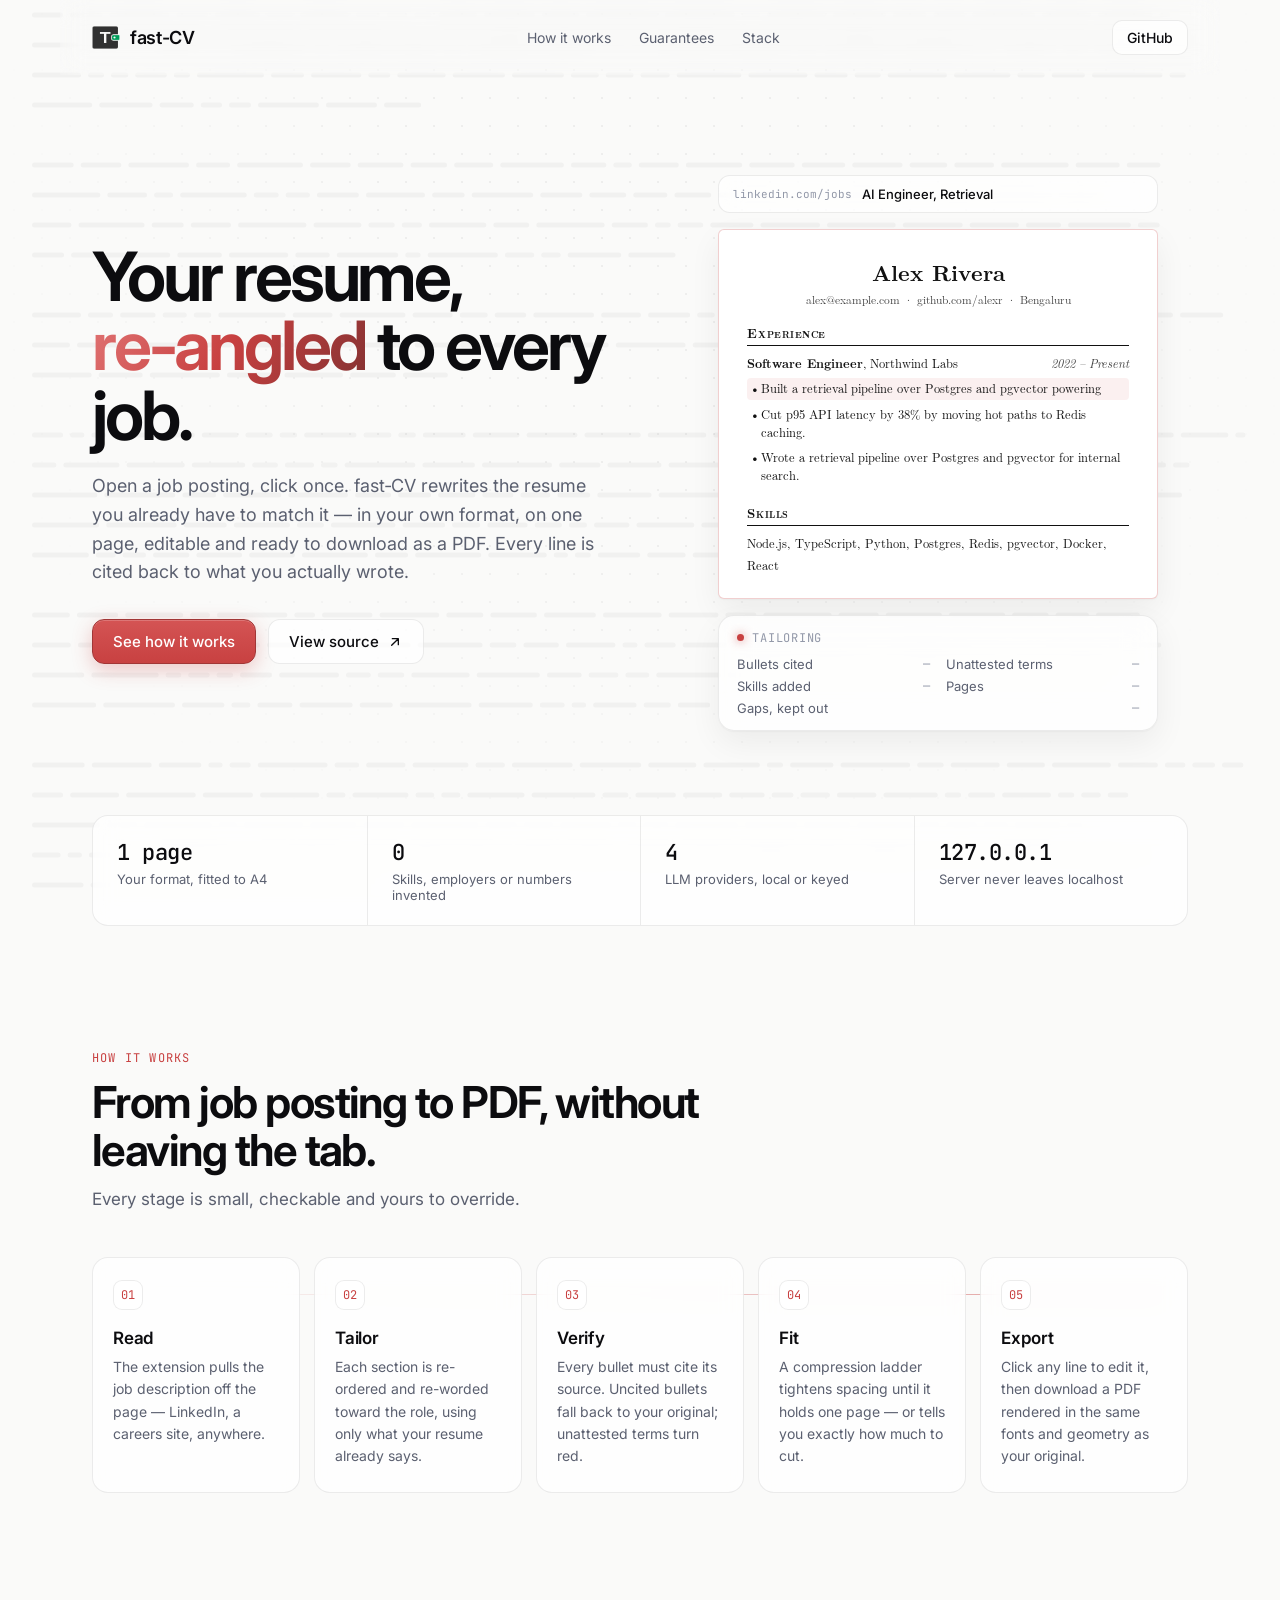
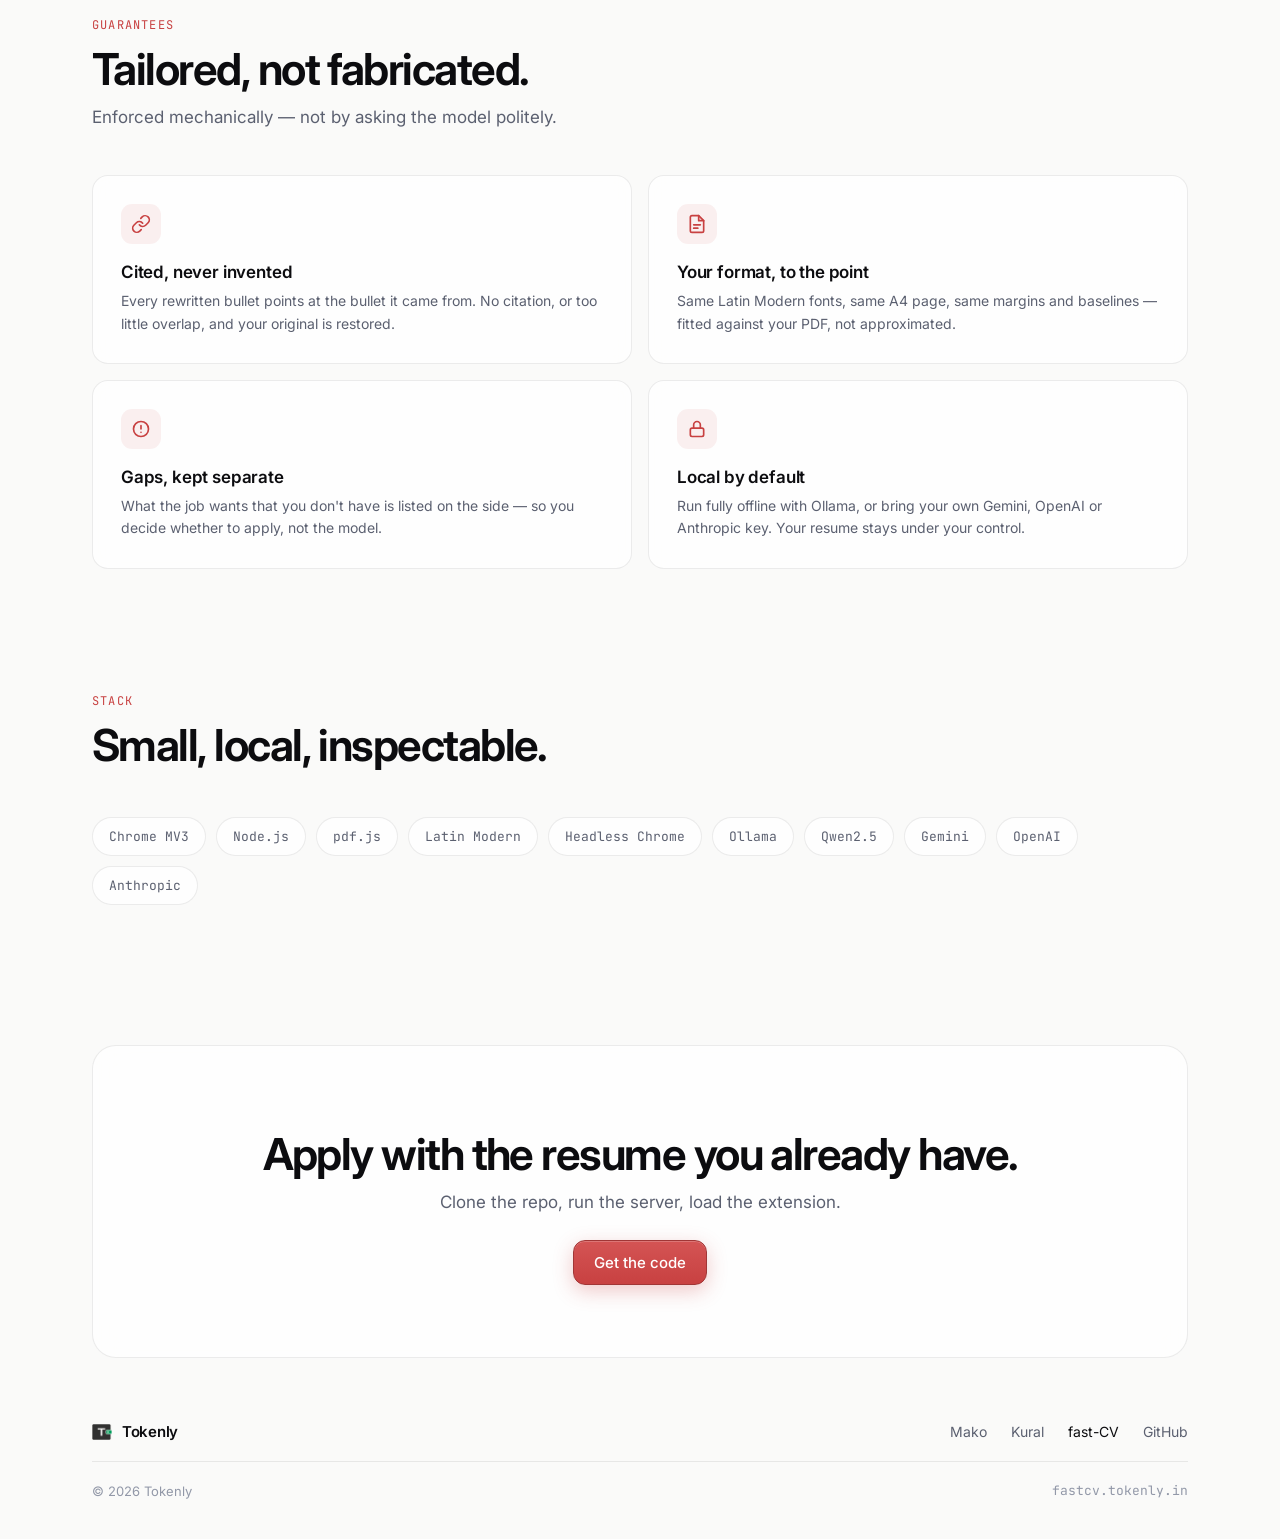
<file: landing/index.html>
<!doctype html>
<html lang="en">
  <head>
    <meta charset="UTF-8" />
    <meta name="viewport" content="width=device-width, initial-scale=1.0" />
    <title>fast-CV</title>
    <meta
      name="description"
      content="fast-CV re-angles the resume you already have to the job you're looking at — in your own format, on one page, without inventing anything."
    />
    <meta name="theme-color" content="#fafaf9" />
    <meta property="og:title" content="fast-CV — Your resume, re-angled to the job" />
    <meta property="og:url" content="https://fastcv.tokenly.in/" />
    <meta
      property="og:description"
      content="Open a job, click once, get your resume tailored to it — cited, verified, one page."
    />
    <meta property="og:type" content="website" />
    <meta property="og:image" content="https://tokenly.in/logo.png" />
    <link rel="icon" href="favicon.png" type="image/png" />
    <link rel="apple-touch-icon" href="logo.png" />
    <link rel="preconnect" href="https://fonts.googleapis.com" />
    <link rel="preconnect" href="https://fonts.gstatic.com" crossorigin />
    <link
      href="https://fonts.googleapis.com/css2?family=Inter:wght@400;500;600;700&family=JetBrains+Mono:wght@400;500&display=swap"
      rel="stylesheet"
    />
    <link rel="stylesheet" href="index.css" />
    <script>
      document.documentElement.classList.add("js");
    </script>
  </head>
  <body>
    <div class="backdrop" aria-hidden="true">
      <canvas id="bg"></canvas>
      <div class="grid"></div>
    </div>

    <header class="nav">
      <div class="brand">
        <a class="logo" href="#top" aria-label="fast-CV home">
          <span class="logo-mark"></span>
          fast-CV
        </a>
      </div>
      <nav class="nav-links">
        <a href="#how">How it works</a>
        <a href="#features">Guarantees</a>
        <a href="#stack">Stack</a>
      </nav>
      <div class="nav-actions">
        <a class="btn btn-small nav-github" href="https://github.com/thenameisvicky/fast-resume" target="_blank" rel="noopener">GitHub</a>
        <button id="menuToggle" class="icon-btn menu-btn" aria-label="Open menu" aria-expanded="false" aria-controls="mobileMenu">
          <span class="menu-lines"><span></span><span></span></span>
        </button>
      </div>
    </header>

    <nav id="mobileMenu" class="mobile-menu" aria-label="Mobile">
      <a href="#how">How it works</a>
      <a href="#features">Guarantees</a>
      <a href="#stack">Stack</a>
      <a href="https://github.com/thenameisvicky/fast-resume" target="_blank" rel="noopener">GitHub</a>
    </nav>

    <main id="top">
      <section class="hero">
        <div class="hero-copy">
          <h1 class="load-in" style="--d: 0ms">Your resume, <span class="accent">re&#8209;angled</span> to every job.</h1>
          <p class="lead load-in" style="--d: 200ms">
            Open a job posting, click once. fast&#8209;CV rewrites the resume you already
            have to match it — in your own format, on one page, editable and ready
            to download as a PDF. Every line is cited back to what you actually wrote.
          </p>
          <div class="hero-cta load-in" style="--d: 300ms">
            <a class="btn btn-primary" href="#how">See how it works</a>
            <a class="btn btn-ghost" href="https://github.com/thenameisvicky/fast-resume" target="_blank" rel="noopener">
              View source
              <svg viewBox="0 0 24 24" fill="none" stroke="currentColor" stroke-width="2" stroke-linecap="round" stroke-linejoin="round"><path d="M7 17 17 7M8 7h9v9"/></svg>
            </a>
          </div>
        </div>

        <div class="hero-visual load-in" style="--d: 450ms">
          <div class="job">
            <span class="job-host" id="jobHost">jobs.example.com</span>
            <span class="job-title" id="jobTitle">AI Engineer, Retrieval</span>
          </div>

          <article class="paper" id="paper" aria-label="Example resume being tailored">
            <p class="paper-name">Alex Rivera</p>
            <p class="paper-contact">alex@example.com · github.com/alexr · Bengaluru</p>
            <span class="paper-rule">Experience</span>
            <div class="paper-role"><span><b>Software Engineer</b>, Northwind Labs</span><em>2022 – Present</em></div>
            <ul class="bullets" id="bullets"></ul>
            <span class="paper-rule">Skills</span>
            <p class="skills" id="skills"></p>
          </article>

          <div class="status-card">
            <div class="status-head">
              <span class="live-dot"></span>
              <span id="demoState">Reading job post</span>
            </div>
            <ul class="checks" id="checks">
              <li data-check="cited"><span>Bullets cited</span><span class="check-value">—</span></li>
              <li data-check="unattested"><span>Unattested terms</span><span class="check-value">—</span></li>
              <li data-check="added"><span>Skills added</span><span class="check-value">—</span></li>
              <li data-check="pages"><span>Pages</span><span class="check-value">—</span></li>
              <li data-check="gaps" class="gaps"><span>Gaps, kept out</span><span class="check-value">—</span></li>
            </ul>
          </div>
        </div>
      </section>

      <section class="specs reveal" aria-label="Guarantees in numbers">
        <div class="spec"><span class="spec-value">1 page</span><span class="spec-label">Your format, fitted to A4</span></div>
        <div class="spec"><span class="spec-value">0</span><span class="spec-label">Skills, employers or numbers invented</span></div>
        <div class="spec"><span class="spec-value">4</span><span class="spec-label">LLM providers, local or keyed</span></div>
        <div class="spec"><span class="spec-value">127.0.0.1</span><span class="spec-label">Server never leaves localhost</span></div>
      </section>

      <section id="how" class="section">
        <div class="section-head reveal">
          <span class="eyebrow">How it works</span>
          <h2>From job posting to PDF, without leaving the tab.</h2>
          <p>Every stage is small, checkable and yours to override.</p>
        </div>

        <ol class="pipeline">
          <li class="stage reveal">
            <span class="stage-num">01</span>
            <h3>Read</h3>
            <p>The extension pulls the job description off the page — LinkedIn, a careers site, anywhere.</p>
          </li>
          <li class="stage reveal">
            <span class="stage-num">02</span>
            <h3>Tailor</h3>
            <p>Each section is re-ordered and re-worded toward the role, using only what your resume already says.</p>
          </li>
          <li class="stage reveal">
            <span class="stage-num">03</span>
            <h3>Verify</h3>
            <p>Every bullet must cite its source. Uncited bullets fall back to your original; unattested terms turn red.</p>
          </li>
          <li class="stage reveal">
            <span class="stage-num">04</span>
            <h3>Fit</h3>
            <p>A compression ladder tightens spacing until it holds one page — or tells you exactly how much to cut.</p>
          </li>
          <li class="stage reveal">
            <span class="stage-num">05</span>
            <h3>Export</h3>
            <p>Click any line to edit it, then download a PDF rendered in the same fonts and geometry as your original.</p>
          </li>
        </ol>
      </section>

      <section id="features" class="section">
        <div class="section-head reveal">
          <span class="eyebrow">Guarantees</span>
          <h2>Tailored, not fabricated.</h2>
          <p>Enforced mechanically — not by asking the model politely.</p>
        </div>

        <div class="features">
          <article class="feature reveal">
            <div class="feature-icon">
              <svg viewBox="0 0 24 24" fill="none" stroke="currentColor" stroke-width="2" stroke-linecap="round" stroke-linejoin="round"><path d="M10 13a5 5 0 0 0 7.54.54l3-3a5 5 0 0 0-7.07-7.07l-1.72 1.71"/><path d="M14 11a5 5 0 0 0-7.54-.54l-3 3a5 5 0 0 0 7.07 7.07l1.71-1.71"/></svg>
            </div>
            <h3>Cited, never invented</h3>
            <p>Every rewritten bullet points at the bullet it came from. No citation, or too little overlap, and your original is restored.</p>
          </article>
          <article class="feature reveal">
            <div class="feature-icon">
              <svg viewBox="0 0 24 24" fill="none" stroke="currentColor" stroke-width="2" stroke-linecap="round" stroke-linejoin="round"><path d="M14 2H6a2 2 0 0 0-2 2v16a2 2 0 0 0 2 2h12a2 2 0 0 0 2-2V8z"/><path d="M14 2v6h6M8 13h8M8 17h5"/></svg>
            </div>
            <h3>Your format, to the point</h3>
            <p>Same Latin Modern fonts, same A4 page, same margins and baselines — fitted against your PDF, not approximated.</p>
          </article>
          <article class="feature reveal">
            <div class="feature-icon">
              <svg viewBox="0 0 24 24" fill="none" stroke="currentColor" stroke-width="2" stroke-linecap="round" stroke-linejoin="round"><circle cx="12" cy="12" r="9"/><path d="M12 8v4M12 16h.01"/></svg>
            </div>
            <h3>Gaps, kept separate</h3>
            <p>What the job wants that you don't have is listed on the side — so you decide whether to apply, not the model.</p>
          </article>
          <article class="feature reveal">
            <div class="feature-icon">
              <svg viewBox="0 0 24 24" fill="none" stroke="currentColor" stroke-width="2" stroke-linecap="round" stroke-linejoin="round"><rect x="4" y="11" width="16" height="10" rx="2"/><path d="M8 11V7a4 4 0 0 1 8 0v4"/></svg>
            </div>
            <h3>Local by default</h3>
            <p>Run fully offline with Ollama, or bring your own Gemini, OpenAI or Anthropic key. Your resume stays under your control.</p>
          </article>
        </div>
      </section>

      <section id="stack" class="section">
        <div class="section-head reveal">
          <span class="eyebrow">Stack</span>
          <h2>Small, local, inspectable.</h2>
        </div>
        <ul class="stack reveal">
          <li>Chrome MV3</li>
          <li>Node.js</li>
          <li>pdf.js</li>
          <li>Latin Modern</li>
          <li>Headless Chrome</li>
          <li>Ollama</li>
          <li>Qwen2.5</li>
          <li>Gemini</li>
          <li>OpenAI</li>
          <li>Anthropic</li>
        </ul>
      </section>

      <section class="cta reveal">
        <h2>Apply with the resume you already have.</h2>
        <p>Clone the repo, run the server, load the extension.</p>
        <a class="btn btn-primary" href="https://github.com/thenameisvicky/fast-resume" target="_blank" rel="noopener">Get the code</a>
      </section>
    </main>

    <footer class="footer">
      <div class="footer-top">
        <a class="logo" href="https://tokenly.in/" aria-label="Tokenly">
          <span class="logo-mark"></span>
          Tokenly
        </a>
        <nav class="footer-links" aria-label="Tokenly products">
        <a href="https://tokenly.in/#mako">Mako</a>
        <a href="https://voice.tokenly.in/">Kural</a>
        <a href="https://fastcv.tokenly.in/" aria-current="page">fast-CV</a>
        <a href="https://github.com/thenameisvicky" target="_blank" rel="noopener">GitHub</a>
        </nav>
      </div>
      <div class="footer-bottom">
        <span>© <span id="year"></span> Tokenly</span>
        <span class="footer-mono">fastcv.tokenly.in</span>
      </div>
    </footer>

    <script src="index.js" defer></script>
  </body>
</html>
</file>
<file: landing/index.css>
/* ==========================================================================
   Tokenly base — identical on tokenly.in, Kural and fast-CV.
   Change it in one page, copy it to the others. Page styles go below
   the "Page" banner at the end of this file.
   ========================================================================== */

* {
  box-sizing: border-box;
}

:root {
  --bg: #fafaf9;
  --surface: rgba(255, 255, 255, 0.72);
  --surface-solid: #ffffff;
  --border: rgba(15, 15, 20, 0.08);
  --text: #0c0c0f;
  --muted: #5b6070;
  --faint: #9298a8;
  --accent: #c84141;
  --accent-strong: #a13636;
  --accent-soft: rgba(200, 65, 65, 0.08);
  --grid: rgba(15, 15, 20, 0.05);
  --shadow: 0 1px 2px rgba(15, 15, 20, 0.04), 0 12px 32px rgba(15, 15, 20, 0.06);
  --radius: 16px;
  color-scheme: light;
}

html {
  scroll-behavior: smooth;
}

body {
  margin: 0;
  min-height: 100vh;
  background: var(--bg);
  color: var(--text);
  font-family: Inter, system-ui, -apple-system, sans-serif;
  -webkit-font-smoothing: antialiased;
  overflow-x: hidden;
}

a {
  color: inherit;
  text-decoration: none;
}

/* ---------- Animated background ---------- */

.backdrop {
  position: fixed;
  inset: 0;
  z-index: -1;
  overflow: hidden;
  pointer-events: none;
}

#bg {
  position: absolute;
  inset: 0;
  width: 100%;
  height: 100%;
}

.grid {
  position: absolute;
  inset: 0;
  background-image: radial-gradient(var(--grid) 1px, transparent 1px);
  background-size: 28px 28px;
  mask-image: radial-gradient(ellipse at 50% 30%, #000 30%, transparent 75%);
  -webkit-mask-image: radial-gradient(ellipse at 50% 30%, #000 30%, transparent 75%);
}

/* ---------- Nav ---------- */

.nav {
  position: sticky;
  top: 0;
  z-index: 10;
  display: flex;
  align-items: center;
  justify-content: space-between;
  gap: 16px;
  max-width: 1160px;
  margin: 0 auto;
  padding: 20px 32px;
  backdrop-filter: blur(12px);
  -webkit-backdrop-filter: blur(12px);
}

.logo {
  display: flex;
  align-items: center;
  gap: 10px;
  font-size: 18px;
  font-weight: 600;
  letter-spacing: -0.02em;
}

/* The Tokenly wallet logo, shared by every product. */
.logo-mark {
  width: 28px;
  height: 23px;
  flex-shrink: 0;
  background: url("logo.png") center / contain no-repeat;
}

.brand {
  display: flex;
  align-items: center;
  gap: 10px;
}

.nav-links {
  display: flex;
  gap: 28px;
  font-size: 14px;
  color: var(--muted);
}

.nav-links a:hover {
  color: var(--text);
}

.nav-actions {
  display: flex;
  align-items: center;
  gap: 10px;
}

.icon-btn {
  width: 36px;
  height: 36px;
  display: grid;
  place-items: center;
  border-radius: 10px;
  border: 1px solid var(--border);
  background: var(--surface);
  color: var(--muted);
  cursor: pointer;
  transition: color 200ms ease, border-color 200ms ease;
}

.icon-btn:hover {
  color: var(--text);
}

.icon-btn svg {
  width: 16px;
  height: 16px;
}

/* ---------- Buttons ---------- */

.btn {
  display: inline-flex;
  align-items: center;
  gap: 8px;
  padding: 12px 20px;
  border-radius: 12px;
  font-size: 15px;
  font-weight: 500;
  border: 1px solid var(--border);
  background: var(--surface);
  transition: transform 150ms ease, box-shadow 200ms ease, background 200ms ease;
}

.btn:active {
  transform: scale(0.97);
}

.btn svg {
  width: 16px;
  height: 16px;
}

.btn-small {
  padding: 8px 14px;
  font-size: 14px;
  border-radius: 10px;
}

.btn-primary {
  background: linear-gradient(180deg, #d45454, #c84141);
  border-color: #a13636;
  color: #fff;
  box-shadow: 0 6px 20px rgba(200, 65, 65, 0.28), inset 0 1px 0 rgba(255, 255, 255, 0.2);
}

.btn-primary:hover {
  box-shadow: 0 10px 28px rgba(200, 65, 65, 0.38), inset 0 1px 0 rgba(255, 255, 255, 0.2);
}

.btn-ghost:hover,
.btn-small:hover {
  box-shadow: var(--shadow);
}

/* ---------- Hero ---------- */

main {
  max-width: 1160px;
  margin: 0 auto;
  padding: 0 32px;
}

.hero {
  display: grid;
  grid-template-columns: 1.1fr 1fr;
  align-items: center;
  gap: 48px;
  min-height: min(calc(100vh - 160px), 760px);
  padding: 48px 0 32px;
}

.live-dot {
  width: 7px;
  height: 7px;
  border-radius: 50%;
  background: var(--accent);
  box-shadow: 0 0 10px rgba(200, 65, 65, 0.7);
  animation: blink 1.6s ease-in-out infinite;
}

@keyframes blink {
  0%, 100% { opacity: 1; }
  50% { opacity: 0.35; }
}

h1 {
  margin: 0;
  font-size: clamp(40px, 6vw, 68px);
  line-height: 1.02;
  letter-spacing: -0.045em;
  font-weight: 650;
}

.accent {
  background: linear-gradient(120deg, #e17575, #c84141 50%, #853232);
  -webkit-background-clip: text;
  background-clip: text;
  color: transparent;
}

.lead {
  margin: 22px 0 0;
  max-width: 520px;
  font-size: 18px;
  line-height: 1.6;
  color: var(--muted);
}

.hero-cta {
  display: flex;
  flex-wrap: wrap;
  gap: 12px;
  margin-top: 32px;
}

.hero-visual {
  display: flex;
  flex-direction: column;
  align-items: center;
  gap: 16px;
}

/* ---------- Status card ---------- */

.status-card {
  width: min(100%, 440px);
  padding: 14px 18px;
  border-radius: var(--radius);
  border: 1px solid var(--border);
  background: var(--surface);
  backdrop-filter: blur(16px);
  -webkit-backdrop-filter: blur(16px);
  box-shadow: var(--shadow);
  text-align: left;
}

.status-head {
  display: flex;
  align-items: center;
  gap: 8px;
  font-size: 12px;
  font-family: "JetBrains Mono", monospace;
  color: var(--faint);
  text-transform: uppercase;
  letter-spacing: 0.06em;
}

.word {
  display: inline-block;
  animation: word-in 380ms cubic-bezier(0.2, 0.7, 0.2, 1) both;
}

@keyframes word-in {
  from { opacity: 0; transform: translateY(6px); filter: blur(4px); }
  to { opacity: 1; transform: none; filter: none; }
}

#demoState {
  transition: opacity 250ms ease;
}

#demoState.fading {
  opacity: 0;
}

/* ---------- Specs strip ---------- */

.specs {
  display: grid;
  grid-template-columns: repeat(4, 1fr);
  border: 1px solid var(--border);
  border-radius: var(--radius);
  background: var(--surface);
  backdrop-filter: blur(12px);
  -webkit-backdrop-filter: blur(12px);
  overflow: hidden;
}

.spec {
  display: flex;
  flex-direction: column;
  gap: 4px;
  padding: 22px 24px;
}

.spec + .spec {
  border-left: 1px solid var(--border);
}

.spec-value {
  font-family: "JetBrains Mono", monospace;
  font-size: 22px;
  font-weight: 500;
  letter-spacing: -0.02em;
}

.spec-label {
  font-size: 13px;
  color: var(--muted);
}

/* ---------- Sections ---------- */

.section {
  padding: 120px 0 0;
}

.section-head {
  max-width: 620px;
  margin-bottom: 48px;
}

.eyebrow {
  font-family: "JetBrains Mono", monospace;
  font-size: 12px;
  text-transform: uppercase;
  letter-spacing: 0.1em;
  color: var(--accent);
}

h2 {
  margin: 12px 0 0;
  font-size: clamp(30px, 4vw, 44px);
  line-height: 1.1;
  letter-spacing: -0.035em;
  font-weight: 650;
}

.section-head p {
  margin: 14px 0 0;
  font-size: 17px;
  color: var(--muted);
}

h3 {
  margin: 0;
  font-size: 17px;
  font-weight: 600;
  letter-spacing: -0.01em;
}

/* Pipeline */

.pipeline {
  list-style: none;
  margin: 0;
  padding: 0;
  display: grid;
  grid-template-columns: repeat(5, 1fr);
  gap: 14px;
  position: relative;
}

.pipeline::before {
  content: "";
  position: absolute;
  top: 37px;
  left: 24px;
  right: 24px;
  height: 1px;
  background: linear-gradient(90deg, transparent, var(--accent), transparent);
  background-size: 200% 100%;
  animation: flow 3s linear infinite;
  opacity: 0.5;
}

@keyframes flow {
  from { background-position: 100% 0; }
  to { background-position: -100% 0; }
}

.stage {
  position: relative;
  padding: 22px 20px 24px;
  border-radius: var(--radius);
  border: 1px solid var(--border);
  background: var(--surface);
  backdrop-filter: blur(12px);
  -webkit-backdrop-filter: blur(12px);
  transition: transform 250ms ease, box-shadow 250ms ease, border-color 250ms ease;
}

.stage:hover {
  transform: translateY(-4px);
  box-shadow: var(--shadow);
  border-color: rgba(200, 65, 65, 0.3);
}

.stage-num {
  display: inline-grid;
  place-items: center;
  width: 30px;
  height: 30px;
  margin-bottom: 18px;
  border-radius: 9px;
  background: var(--surface-solid);
  border: 1px solid var(--border);
  font-family: "JetBrains Mono", monospace;
  font-size: 12px;
  color: var(--accent);
}

.stage p,
.feature p {
  margin: 8px 0 0;
  font-size: 14px;
  line-height: 1.6;
  color: var(--muted);
}

.tag {
  display: inline-block;
  padding: 2px 6px;
  margin-left: 4px;
  border-radius: 6px;
  font-family: "JetBrains Mono", monospace;
  font-size: 10px;
  font-style: normal;
  font-weight: 500;
  letter-spacing: 0.06em;
  text-transform: uppercase;
  vertical-align: middle;
  background: var(--accent-soft);
  color: var(--accent);
}

.tag-live {
  background: rgba(34, 139, 84, 0.1);
  color: #1f7a4a;
}

/* Features */

.features {
  display: grid;
  grid-template-columns: repeat(2, 1fr);
  gap: 16px;
}

.feature {
  padding: 28px;
  border-radius: var(--radius);
  border: 1px solid var(--border);
  background: var(--surface);
  backdrop-filter: blur(12px);
  -webkit-backdrop-filter: blur(12px);
  transition: box-shadow 250ms ease;
}

.feature:hover {
  box-shadow: var(--shadow);
}

.feature-icon {
  width: 40px;
  height: 40px;
  display: grid;
  place-items: center;
  margin-bottom: 18px;
  border-radius: 11px;
  background: var(--accent-soft);
  color: var(--accent);
}

.feature-icon svg {
  width: 20px;
  height: 20px;
}

/* Stack */

.stack {
  list-style: none;
  margin: 0;
  padding: 0;
  display: flex;
  flex-wrap: wrap;
  gap: 10px;
}

.stack li {
  padding: 10px 16px;
  border-radius: 999px;
  border: 1px solid var(--border);
  background: var(--surface);
  font-family: "JetBrains Mono", monospace;
  font-size: 13px;
  color: var(--muted);
  transition: color 200ms ease, border-color 200ms ease;
}

.stack li:hover {
  color: var(--text);
  border-color: rgba(200, 65, 65, 0.35);
}

/* CTA */

.cta {
  position: relative;
  margin: 140px 0 0;
  padding: 72px 32px;
  text-align: center;
  border-radius: 24px;
  border: 1px solid var(--border);
  background: var(--surface);
  backdrop-filter: blur(16px);
  -webkit-backdrop-filter: blur(16px);
  overflow: hidden;
}

.cta p {
  margin: 14px 0 28px;
  color: var(--muted);
  font-size: 17px;
}

/* Footer */

.footer {
  display: flex;
  flex-direction: column;
  gap: 20px;
  max-width: 1160px;
  margin: 0 auto;
  padding: 64px 32px 40px;
  font-size: 13px;
  color: var(--faint);
}

.footer-top,
.footer-bottom {
  display: flex;
  flex-wrap: wrap;
  align-items: center;
  justify-content: space-between;
  gap: 16px;
}

.footer-top .logo {
  font-size: 15px;
  color: var(--text);
}

.footer-top .logo-mark {
  width: 20px;
  height: 16px;
}

.footer-links {
  display: flex;
  flex-wrap: wrap;
  gap: 8px 24px;
  font-size: 14px;
  color: var(--muted);
}

.footer-links a:hover,
.footer-links a[aria-current] {
  color: var(--text);
}

.footer-bottom {
  padding-top: 20px;
  border-top: 1px solid var(--border);
}

.footer-mono {
  font-family: "JetBrains Mono", monospace;
}

/* ---------- Reveal on scroll ---------- */

.js .reveal {
  opacity: 0;
  transform: translateY(18px);
  transition: opacity 700ms ease, transform 700ms cubic-bezier(0.2, 0.7, 0.2, 1);
}

.js .reveal.visible {
  opacity: 1;
  transform: none;
}


/* ---------- Responsive ---------- */

@media (max-width: 960px) {
  .hero {
    grid-template-columns: 1fr;
    min-height: auto;
    text-align: center;
  }
  .lead {
    margin-left: auto;
    margin-right: auto;
  }
  .hero-cta {
    justify-content: center;
  }
  .pipeline {
    grid-template-columns: 1fr 1fr;
  }
  .pipeline::before {
    display: none;
  }
  .specs {
    grid-template-columns: 1fr 1fr;
  }
  .spec:nth-child(3) {
    border-left: none;
  }
  .spec:nth-child(n + 3) {
    border-top: 1px solid var(--border);
  }
}

@media (max-width: 640px) {
  .nav {
    padding: 14px 16px;
  }
  .nav-links {
    display: none;
  }
  main {
    padding: 0 16px;
  }
  .hero {
    padding-top: 24px;
  }
  .pipeline,
  .features {
    grid-template-columns: 1fr;
  }
  .section {
    padding-top: 88px;
  }
  .spec {
    padding: 18px 16px;
  }
  .spec-value {
    font-size: 18px;
  }
  .cta {
    padding: 56px 20px;
  }
  .footer {
    padding: 40px 16px 32px;
  }
}

/* ---------- Load-in (hero) ---------- */

.js .load-in {
  opacity: 0;
  transform: translateY(24px);
  filter: blur(6px);
  transition:
    opacity 800ms ease,
    transform 800ms cubic-bezier(0.2, 0.7, 0.2, 1),
    filter 800ms ease;
  transition-delay: var(--d, 0ms);
}

.js .hero-visual.load-in {
  transform: translateY(16px);
  transition-duration: 1000ms;
}

.js.loaded .load-in {
  opacity: 1;
  transform: none;
  filter: none;
}

/* ---------- Mobile menu ---------- */

.menu-btn {
  display: none;
}

.menu-lines {
  position: relative;
  width: 16px;
  height: 10px;
}

.menu-lines span {
  position: absolute;
  left: 0;
  width: 100%;
  height: 1.5px;
  border-radius: 2px;
  background: currentColor;
  transition: transform 300ms ease, top 300ms ease;
}

.menu-lines span:first-child { top: 0; }
.menu-lines span:last-child { top: 8.5px; }

.menu-open .menu-lines span:first-child { top: 4.25px; transform: rotate(45deg); }
.menu-open .menu-lines span:last-child { top: 4.25px; transform: rotate(-45deg); }

.mobile-menu {
  position: fixed;
  top: 64px;
  left: 16px;
  right: 16px;
  z-index: 9;
  display: flex;
  flex-direction: column;
  padding: 8px;
  border-radius: var(--radius);
  border: 1px solid var(--border);
  background: var(--surface-solid);
  box-shadow: var(--shadow);
  opacity: 0;
  visibility: hidden;
  transform: translateY(-12px) scale(0.98);
  transform-origin: top center;
  transition: opacity 250ms ease, transform 300ms cubic-bezier(0.2, 0.7, 0.2, 1), visibility 0s linear 300ms;
}

.mobile-menu a {
  padding: 14px 16px;
  border-radius: 10px;
  font-size: 16px;
  font-weight: 500;
  opacity: 0;
  transform: translateY(-6px);
  transition: opacity 250ms ease, transform 300ms ease, background 150ms ease;
}

.mobile-menu a:active {
  background: var(--accent-soft);
}

.menu-open .mobile-menu {
  opacity: 1;
  visibility: visible;
  transform: none;
  transition: opacity 250ms ease, transform 300ms cubic-bezier(0.2, 0.7, 0.2, 1);
}

.menu-open .mobile-menu a {
  opacity: 1;
  transform: none;
}

.menu-open .mobile-menu a:nth-child(2) { transition-delay: 40ms; }
.menu-open .mobile-menu a:nth-child(3) { transition-delay: 80ms; }
.menu-open .mobile-menu a:nth-child(4) { transition-delay: 120ms; }

/* Tap feedback on touch devices, where hover does not exist */
@media (hover: none) {
  .stage:active,
  .feature:active {
    transform: scale(0.98);
    border-color: rgba(200, 65, 65, 0.3);
  }
  .stack li:active {
    color: var(--text);
    border-color: rgba(200, 65, 65, 0.35);
  }
}

@media (max-width: 640px) {
  .menu-btn {
    display: grid;
  }
  .nav-github {
    display: none;
  }
  h1 {
    font-size: clamp(36px, 10.5vw, 48px);
  }
  .lead {
    font-size: 16px;
  }
  .hero-cta .btn {
    flex: 1 1 auto;
    justify-content: center;
  }
  .stack {
    gap: 8px;
  }
  .stack li {
    padding: 8px 12px;
    font-size: 12px;
  }
}

@media (min-width: 641px) {
  .mobile-menu {
    display: none;
  }
}

@media (prefers-reduced-motion: reduce) {
  *,
  *::before,
  *::after {
    animation: none !important;
    transition: none !important;
  }
  html {
    scroll-behavior: auto;
  }
  .js .reveal,
  .js .load-in {
    opacity: 1;
    transform: none;
    filter: none;
  }
}

/* ==========================================================================
   Page
   ========================================================================== */

/* ---------- Resume demo ---------- */

@font-face {
  font-family: "Latin Modern";
  src: url("fonts/lmroman10-regular.otf") format("opentype");
  font-weight: 400;
  font-style: normal;
  font-display: swap;
}

@font-face {
  font-family: "Latin Modern";
  src: url("fonts/lmroman10-bold.otf") format("opentype");
  font-weight: 700;
  font-style: normal;
  font-display: swap;
}

@font-face {
  font-family: "Latin Modern";
  src: url("fonts/lmroman10-italic.otf") format("opentype");
  font-weight: 400;
  font-style: italic;
  font-display: swap;
}

.job {
  display: flex;
  text-align: left;
  align-items: center;
  gap: 10px;
  width: min(100%, 440px);
  padding: 10px 14px;
  border-radius: 12px;
  border: 1px solid var(--border);
  background: var(--surface);
  backdrop-filter: blur(12px);
  -webkit-backdrop-filter: blur(12px);
  font-size: 13px;
  color: var(--muted);
}

.job-host {
  font-family: "JetBrains Mono", monospace;
  font-size: 11px;
  color: var(--faint);
  white-space: nowrap;
}

.job-title {
  flex: 1;
  min-width: 0;
  overflow: hidden;
  text-overflow: ellipsis;
  white-space: nowrap;
  color: var(--text);
  font-weight: 500;
  transition: opacity 250ms ease;
}

.job-title.fading {
  opacity: 0;
}

.paper {
  width: min(100%, 440px);
  padding: 26px 28px 24px;
  border-radius: 6px;
  border: 1px solid var(--border);
  background: var(--surface-solid);
  box-shadow: var(--shadow);
  font-family: "Latin Modern", "Computer Modern", Georgia, serif;
  text-align: left;
  color: #111;
  transition: border-color 700ms ease, box-shadow 700ms ease;
}

.paper.working {
  border-color: rgba(200, 65, 65, 0.25);
}

.paper-name {
  margin: 0;
  text-align: center;
  font-size: 22px;
  font-weight: 700;
  letter-spacing: 0.01em;
}

.paper-contact {
  margin: 4px 0 0;
  text-align: center;
  font-size: 11.5px;
  color: #444;
}

.paper-rule {
  display: block;
  margin: 16px 0 8px;
  padding-bottom: 3px;
  border-bottom: 0.75px solid #111;
  font-size: 13px;
  font-weight: 700;
  font-variant: small-caps;
  letter-spacing: 0.04em;
}

.paper-role {
  display: flex;
  justify-content: space-between;
  gap: 12px;
  font-size: 12.5px;
}

.paper-role em {
  color: #444;
}

.bullets {
  list-style: none;
  margin: 6px 0 0;
  padding: 0;
}

.bullets li {
  position: relative;
  margin-top: 4px;
  padding: 2px 4px 2px 14px;
  border-radius: 4px;
  font-size: 12.5px;
  line-height: 1.42;
  transition: background 400ms ease;
}

.bullets li::before {
  content: "•";
  position: absolute;
  left: 3px;
}

.bullets li.active {
  background: var(--accent-soft);
}

.bullet-text {
  transition:
    opacity 300ms ease,
    filter 300ms ease;
}

.bullet-text.fading {
  opacity: 0;
  filter: blur(4px);
}

.cite {
  display: inline-block;
  margin-left: 6px;
  padding: 0 5px;
  border-radius: 4px;
  background: var(--accent-soft);
  font-family: "JetBrains Mono", monospace;
  font-size: 9.5px;
  line-height: 15px;
  color: var(--accent);
  vertical-align: 1px;
  animation: word-in 380ms cubic-bezier(0.2, 0.7, 0.2, 1) both;
}

.skills {
  display: flex;
  flex-wrap: wrap;
  gap: 4px 0;
  margin: 0;
  font-size: 12.5px;
}

.skills span {
  display: inline-block;
}

.skills span:not(:last-child)::after {
  content: ",";
  margin-right: 5px;
}

.skills .lead-skill {
  font-weight: 700;
}

.checks {
  list-style: none;
  margin: 10px 0 0;
  padding: 0;
  display: grid;
  grid-template-columns: 1fr 1fr;
  gap: 6px 16px;
}

.checks li {
  display: flex;
  justify-content: space-between;
  gap: 8px;
  font-size: 13px;
  color: var(--muted);
}

.checks li.gaps {
  grid-column: 1 / -1;
}

.check-value {
  font-family: "JetBrains Mono", monospace;
  font-size: 12px;
  color: var(--faint);
  font-variant-numeric: tabular-nums;
  text-align: right;
  transition: color 300ms ease;
}

.checks li.done .check-value {
  color: var(--text);
}

.checks li.gaps.done .check-value {
  color: var(--accent);
}

@media (max-width: 640px) {
  .paper {
    padding: 20px 18px 18px;
  }
  .paper-name {
    font-size: 19px;
  }
  .bullets li,
  .paper-role,
  .skills {
    font-size: 11.5px;
  }
  .paper-role {
    flex-wrap: wrap;
    gap: 0 12px;
  }
  .checks {
    grid-template-columns: 1fr;
  }
  .checks li.gaps {
    flex-wrap: wrap;
  }
}
</file>
